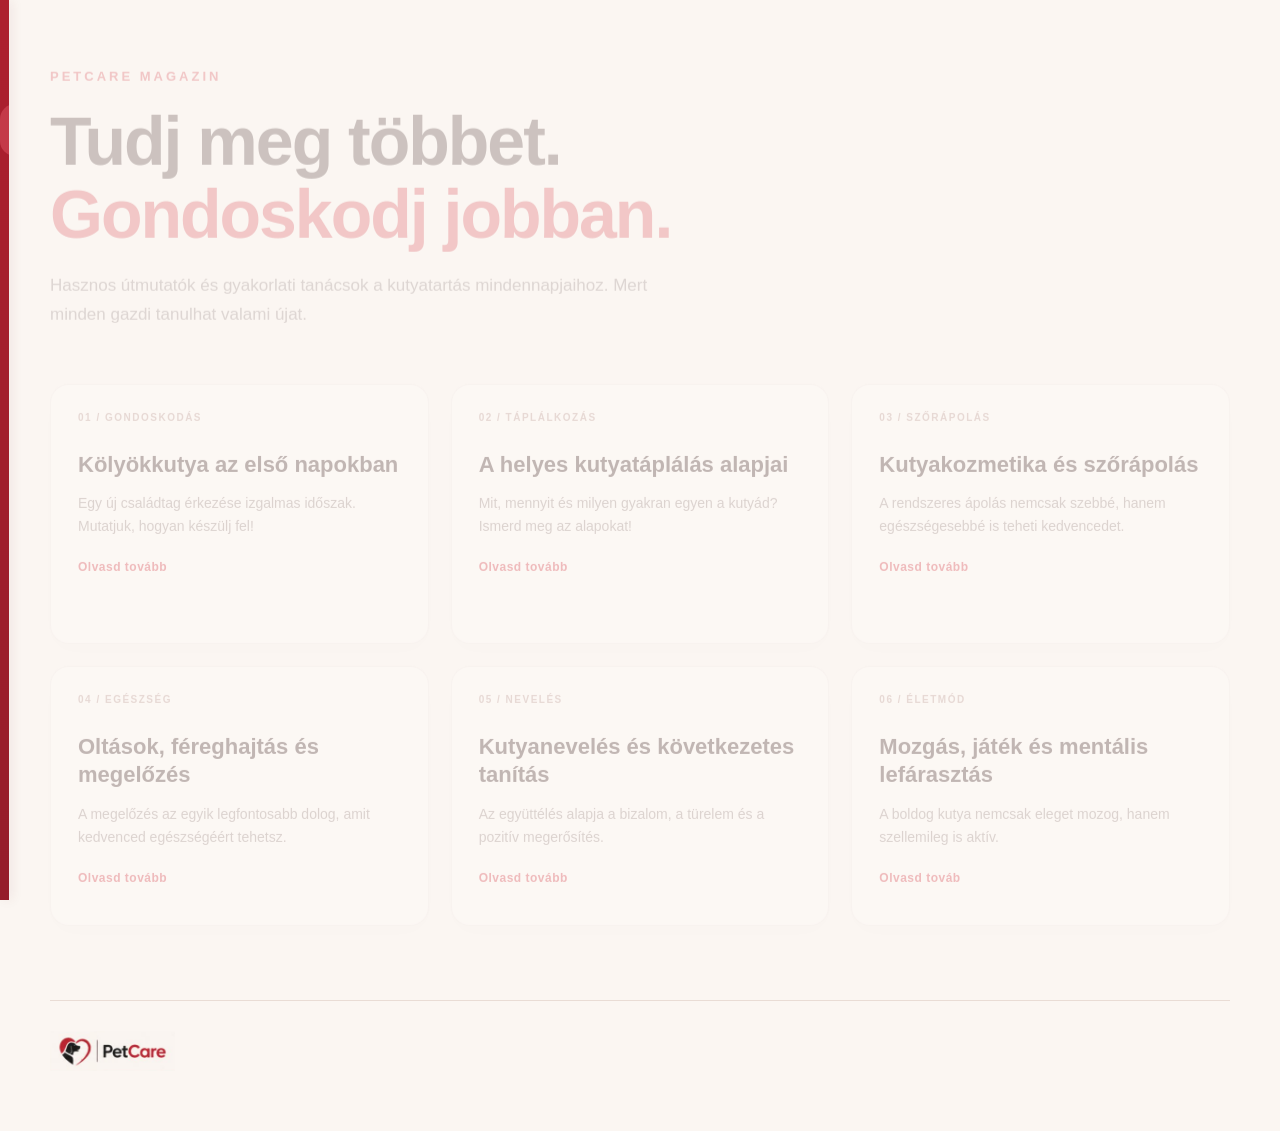
<file: index.html>
<!DOCTYPE html>
<html lang="hu">
<head>
    <meta charset="UTF-8">
    <meta http-equiv="refresh" content="0; url=tudastar/tudastar.html">
    <title>PetCare</title>
</head>
<body>
    Betöltés...
</body>
</html>
</file>
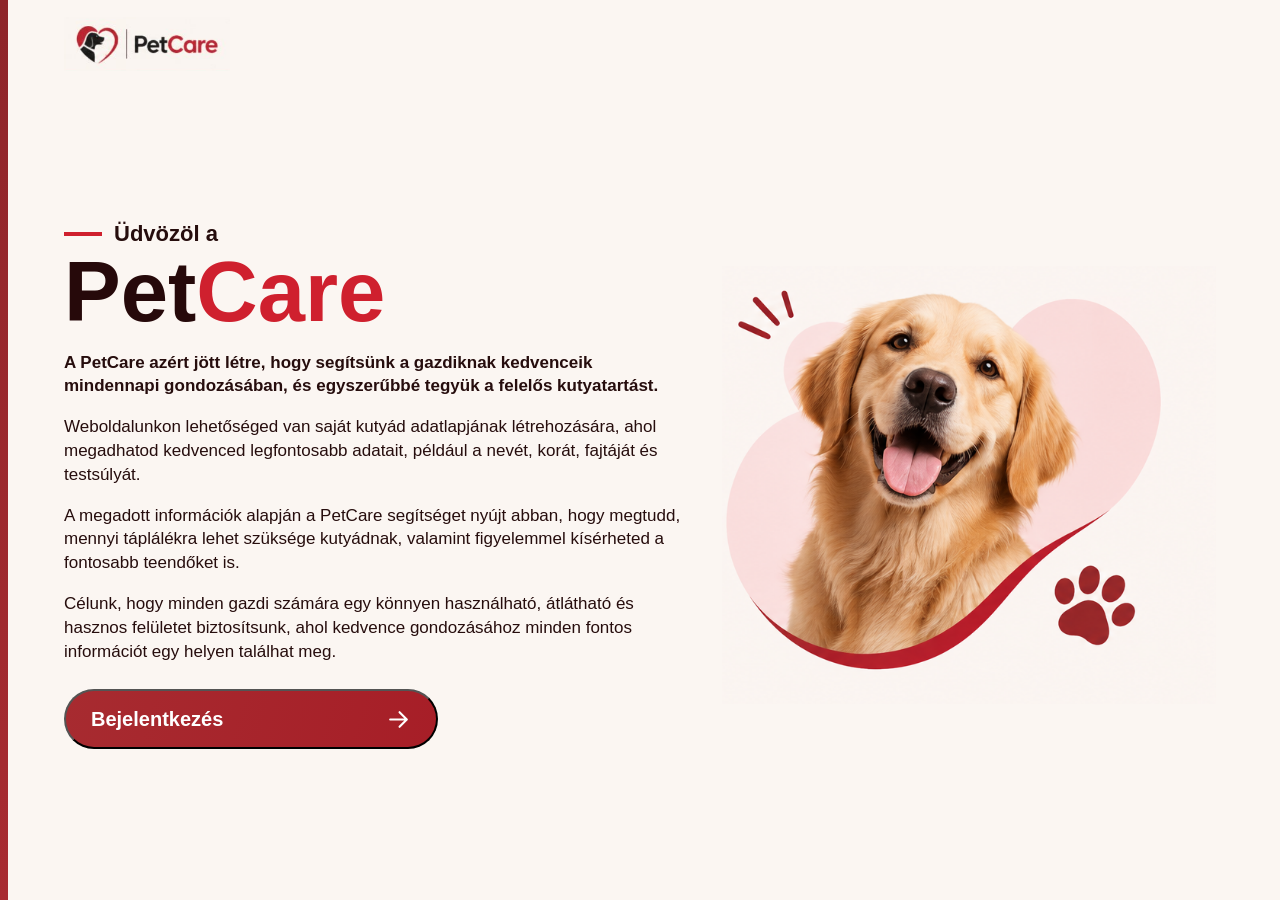
<file: fooldal/index.html>
<!DOCTYPE html>
<html lang="hu">
<head>
    <meta charset="UTF-8">
    <meta name="viewport" content="width=device-width, initial-scale=1.0">
    <meta name="theme-color" content="#fbf6f2">
    <meta name="description" content="PetCare - Gondoskodás egyszerűen">

    <title>PetCare – Gondoskodás egyszerűen</title>

    <link rel="stylesheet" href="/fooldal/fooldal.css">
    <script src="fooldal.js" defer></script>
</head>

<body>

    <div id="csik"></div>

    <header>
        <a href="#home">
            <img src="/fooldal/kepek_fooldal/Logo.png" alt="PetCare logó">
        </a>
    </header>

    <main id="home">

        <section id="szoveg">

            <div id="udvozles">
                <span></span>
                Üdvözöl a
            </div>

            <h1>
                Pet<span>Care</span>
            </h1>

            <div id="bevezeto">

                <p id="kiemelt">
                    A PetCare azért jött létre, hogy segítsünk a gazdiknak
                    kedvenceik mindennapi gondozásában, és egyszerűbbé
                    tegyük a felelős kutyatartást.
                </p>

                <p>
                    Weboldalunkon lehetőséged van saját kutyád adatlapjának
                    létrehozására, ahol megadhatod kedvenced legfontosabb
                    adatait, például a nevét, korát, fajtáját és testsúlyát.
                </p>

                <p>
                    A megadott információk alapján a PetCare segítséget
                    nyújt abban, hogy megtudd, mennyi táplálékra lehet
                    szüksége kutyádnak, valamint figyelemmel kísérheted
                    a fontosabb teendőket is.
                </p>

                <p>
                    Célunk, hogy minden gazdi számára egy könnyen
                    használható, átlátható és hasznos felületet biztosítsunk,
                    ahol kedvence gondozásához minden fontos információt
                    egy helyen találhat meg.
                </p>

            </div>

            <button id="gomb" onclick="modalNyitas('login')">
                Bejelentkezés

                <svg id="nyil" viewBox="0 0 24 24">
                    <path d="M4 12h15M13 5l7 7-7 7"/>
                </svg>
            </button>

        </section>

        <section id="kutya">
            <img src="/fooldal/kepek_fooldal/hero-dog.png" alt="Golden retriever kutya">
        </section>








        
       

    </main>


    <!-- BEJELENTKEZÉS ÉS REGISZTRÁCIÓ MODAL -->

    <div class="modal-hatter" id="modalHatter"
         onclick="hatterZaras(event)">

        <div class="modal-doboz">

            <button class="bezaras"
                    type="button"
                    onclick="modalZaras()"
                    aria-label="Bezárás">×</button>


            <!-- BEJELENTKEZÉS -->

            <div id="login">

                <img src="/fooldal/kepek_fooldal/Logo.png" alt="PetCare logó">

                <h2>ÜDV <span>ÚJRA!</span></h2>

                <p>Örülünk, hogy újra itt vagy!</p>

                <form id="loginForm">

                    <input
                        type="email"
                        placeholder="E-mail cím"
                        autocomplete="email"
                        required>

                    <input
                        type="password"
                        placeholder="Jelszó"
                        autocomplete="current-password"
                        required>

                    <button type="submit">
                        Bejelentkezés
                    </button>

                </form>

                <p class="valtogatas">
                    Nincs még fiókod?

                    <a href="#" onclick="modalValtas('register'); return false;">
                        Regisztrálj most!
                    </a>
                </p>

            </div>


            <!-- REGISZTRÁCIÓ -->

            <div id="register" class="rejtett">

                <img src="/fooldal/kepek_fooldal/Logo.png" alt="PetCare logó">

                <h2>REGISZTRÁCIÓ</h2>

                <p>Hozd létre saját PetCare-fiókodat!</p>

                <form id="registerForm">

                    <input
                        type="text"
                        placeholder="Teljes név"
                        autocomplete="name"
                        required>

                    <input
                        type="email"
                        placeholder="E-mail cím"
                        autocomplete="email"
                        required>

                    <input
                        type="password"
                        placeholder="Jelszó"
                        minlength="8"
                        autocomplete="new-password"
                        required>

                    <input
                        type="password"
                        placeholder="Jelszó megerősítése"
                        minlength="8"
                        autocomplete="new-password"
                        required>

                    <button type="submit">
                        Regisztráció
                    </button>

                </form>

                <p class="valtogatas">
                    Már van fiókod?

                    <a href="#" onclick="modalValtas('login'); return false;">
                        Jelentkezz be!
                    </a>
                </p>

            </div>

        </div>

    </div>

</body>
</html>
</file>
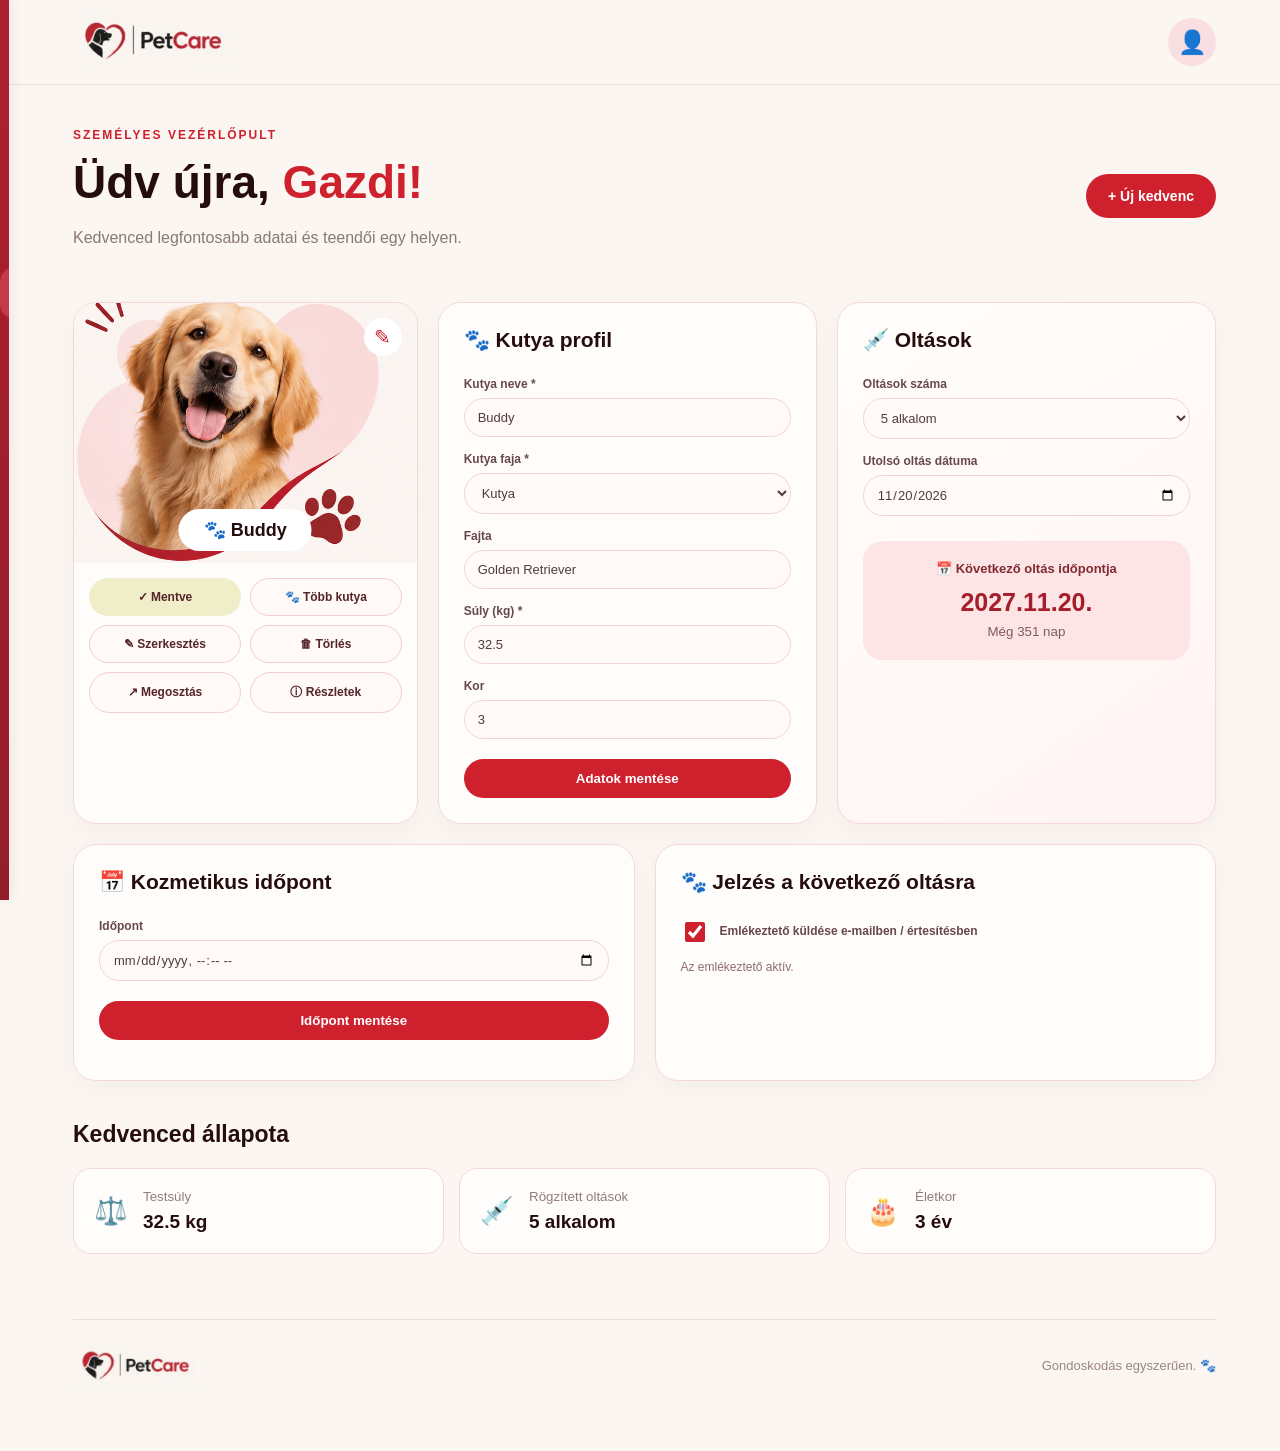
<file: dashboard/dashboard.html>
<!DOCTYPE html>
<html lang="hu">

<head>

    <meta charset="UTF-8">
    <meta name="viewport" content="width=device-width, initial-scale=1.0">
    <meta name="theme-color" content="#fbf6f2">

    <title>PetCare – Dashboard</title>

    <link rel="stylesheet" href="dashboard.css">
    <script src="dashboard.js" defer></script>

</head>

<body>

    <!-- PETCARE OLDALSÓ NAVBAR -->

    <aside class="sidebar" aria-label="Navigáció">

        <a class="nav-item" href="/fooldal/fooldal.html">
            <span class="nav-icon">
                <img src="/ikonok/white_home.png" alt="">
            </span>
            <span class="nav-label">Kezdőlap</span>
        </a>

        <a class="nav-item" href="/terkep/terkep.html">
            <span class="nav-icon">
                <img src="/ikonok/white_map.png" alt="">
            </span>
            <span class="nav-label">Térkép</span>
        </a>

        <a class="nav-item" href="/tudastar/tudastar.html">
            <span class="nav-icon">
                <img src="/ikonok/white_book-bookmark.png" alt="">
            </span>
            <span class="nav-label">Tudástár</span>
        </a>

        <a class="nav-item active" href="/dashboard/dashboard.html">
            <span class="nav-icon">🐾</span>
            <span class="nav-label">Kutyáim</span>
        </a>

    </aside>


    <!-- FEJLÉC -->

    <header class="fejlec">

        <a href="/fooldal/fooldal.html">
            <img src="/fooldal/kepek_fooldal/Logo.png" alt="PetCare logó">
        </a>

        <div class="profil-ikon">
            👤
        </div>

    </header>


    <!-- DASHBOARD -->

    <main class="dashboard">

        <section class="bevezeto">

            <div>
                <span class="felirat">SZEMÉLYES VEZÉRLŐPULT</span>

                <h1>Üdv újra, <span>Gazdi!</span></h1>

                <p>
                    Kedvenced legfontosabb adatai és teendői egy helyen.
                </p>
            </div>

            <button class="hozzaad-gomb" id="ujKutyaGomb">
                + Új kedvenc
            </button>

        </section>


        <!-- FELSŐ KÁRTYÁK -->

        <section class="felso-racs">


            <!-- KUTYA PROFIL -->

            <article class="profil-kartya">

                <div class="kutya-kep">

                    <img src="../fooldal/kepek_fooldal/hero-dog.png"
                         alt="Buddy kutya">

                    <button class="szerkesztes-ikon" id="szerkesztesGomb">
                        ✎
                    </button>

                    <div class="kutya-nev">
                        🐾 <span id="kutyaNev">Buddy</span>
                    </div>

                </div>


                <div class="profil-gombok">

                    <button id="mentesGomb" class="mentes-gomb">
                        ✓ Mentve
                    </button>

                    <button id="ujKutyaGomb2" class="kutya-gomb">
                        🐾 Több kutya
                    </button>

                    <button id="szerkesztesGomb2">
                        ✎ Szerkesztés
                    </button>

                    <button id="torlesGomb">
                        🗑 Törlés
                    </button>

                    <button id="megosztasGomb">
                        ↗ Megosztás
                    </button>

                    <button id="reszletekGomb">
                        ⓘ Részletek
                    </button>

                </div>

            </article>


            <!-- KUTYA ADATAI -->

            <article class="kartya kutya-adatok">

                <h2>🐾 Kutya profil</h2>

                <form id="kutyaForm">

                    <label for="nev">Kutya neve *</label>
                    <input type="text" id="nev" value="Buddy" required>

                    <label for="fajta">Kutya faja *</label>
                    <select id="fajta">
                        <option value="Kutya">Kutya</option>
                        <option value="Macska">Macska</option>
                    </select>

                    <label for="fajtaNev">Fajta</label>
                    <input type="text" id="fajtaNev" value="Golden Retriever">

                    <label for="suly">Súly (kg) *</label>
                    <input type="number" id="suly" value="32.5" min="0.1" step="0.1" required>

                    <label for="kor">Kor</label>
                    <input type="number" id="kor" value="3" min="0">

                    <button type="submit" class="mentes">
                        Adatok mentése
                    </button>

                </form>

            </article>


            <!-- OLTÁSOK -->

            <article class="kartya oltas-kartya">

                <h2>💉 Oltások</h2>

                <label for="oltasokSzama">Oltások száma</label>

                <select id="oltasokSzama">
                    <option>1 alkalom</option>
                    <option>2 alkalom</option>
                    <option>3 alkalom</option>
                    <option>4 alkalom</option>
                    <option selected>5 alkalom</option>
                    <option>6 alkalom</option>
                    <option>7 alkalom</option>
                    <option>8 alkalom</option>
                </select>

                <label for="utolsoOltas">Utolsó oltás dátuma</label>

                <input type="date" id="utolsoOltas" value="2026-11-20">

                <div class="kovetkezo-oltas">

                    <span>📅 Következő oltás időpontja</span>

                    <strong id="kovetkezoDatum">2027.11.20.</strong>

                    <small id="hatraLevo">Még 359 nap</small>

                </div>

            </article>


        </section>


        <!-- ALSÓ KÁRTYÁK -->

        <section class="also-racs">


            <!-- KOZMETIKUS -->

            <article class="kartya idopont-kartya">

                <h2>📅 Kozmetikus időpont</h2>

                <label for="kozmetikusDatum">Időpont</label>

                <input type="datetime-local" id="kozmetikusDatum">

                <button id="idopontMentes" class="mentes">
                    Időpont mentése
                </button>

                <p id="idopontUzenet"></p>

            </article>


            <!-- EMLÉKEZTETŐ -->

            <article class="kartya emlekezteto-kartya">

                <h2>🐾 Jelzés a következő oltásra</h2>

                <label class="kapcsolo">

                    <input type="checkbox" id="emlekezteto" checked>

                    <span>
                        Emlékeztető küldése e-mailben / értesítésben
                    </span>

                </label>

                <p id="emlekeztetoUzenet">
                    Az emlékeztető aktív.
                </p>

            </article>


        </section>


        <!-- TOVÁBBI INFORMÁCIÓK -->

        <section class="statisztika">

            <h2>Kedvenced állapota</h2>

            <div class="statisztika-racs">

                <div class="statisztika-kartya">
                    <span>⚖️</span>
                    <div>
                        <small>Testsúly</small>
                        <strong id="sulyAdat">32.5 kg</strong>
                    </div>
                </div>

                <div class="statisztika-kartya">
                    <span>💉</span>
                    <div>
                        <small>Rögzített oltások</small>
                        <strong id="oltasAdat">5 alkalom</strong>
                    </div>
                </div>

                <div class="statisztika-kartya">
                    <span>🎂</span>
                    <div>
                        <small>Életkor</small>
                        <strong id="korAdat">3 év</strong>
                    </div>
                </div>

            </div>

        </section>


        <footer>

            <img src="/fooldal/kepek_fooldal/Logo.png" alt="PetCare">

            <p>Gondoskodás egyszerűen. 🐾</p>

        </footer>

    </main>


    <!-- ÚJ KEDVENC MODAL -->

    <div class="modal-hatter" id="kutyaModal">

        <div class="modal-doboz">

            <button class="bezaras" id="modalBezaras">×</button>

            <h2>Új kedvenc hozzáadása</h2>

            <p>Add meg az új családtagod adatait!</p>

            <form id="ujKutyaForm">

                <input type="text" id="ujNev"
                       placeholder="Kedvenc neve" required>

                <select id="ujFaj">
                    <option value="Kutya">Kutya</option>
                    <option value="Macska">Macska</option>
                </select>

                <input type="text" id="ujFajta"
                       placeholder="Fajta">

                <input type="number" id="ujSuly"
                       placeholder="Testsúly (kg)" min="0.1" step="0.1">

                <button type="submit" class="mentes">
                    Kedvenc hozzáadása
                </button>

            </form>

        </div>

    </div>


</body>
</html>
</file>
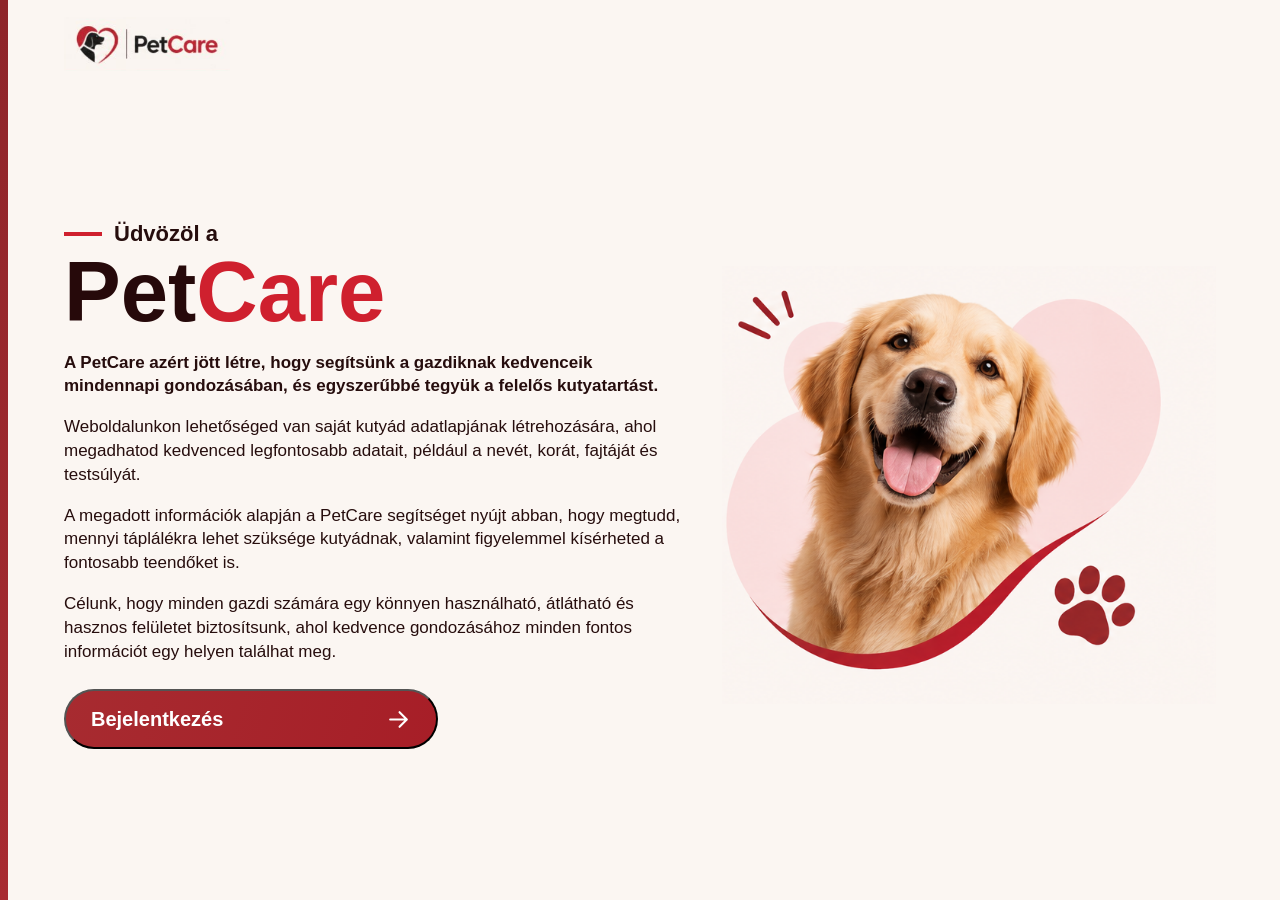
<file: fooldal/fooldal.html>
<!DOCTYPE html>
<html lang="hu">
<head>
    <meta charset="UTF-8">
    <meta name="viewport" content="width=device-width, initial-scale=1.0">
    <meta name="theme-color" content="#fbf6f2">
    <meta name="description" content="PetCare - Gondoskodás egyszerűen">

    <title>PetCare – Gondoskodás egyszerűen</title>

    <link rel="stylesheet" href="fooldal.css">
    <script src="fooldal.js" defer></script>
</head>

<body>

    <div id="csik"></div>

    <header>
        <a href="#home">
            <img src="/fooldal/kepek_fooldal/Logo.png" alt="PetCare logó">
        </a>
    </header>

    <main id="home">

        <section id="szoveg">

            <div id="udvozles">
                <span></span>
                Üdvözöl a
            </div>

            <h1>
                Pet<span>Care</span>
            </h1>

            <div id="bevezeto">

                <p id="kiemelt">
                    A PetCare azért jött létre, hogy segítsünk a gazdiknak
                    kedvenceik mindennapi gondozásában, és egyszerűbbé
                    tegyük a felelős kutyatartást.
                </p>

                <p>
                    Weboldalunkon lehetőséged van saját kutyád adatlapjának
                    létrehozására, ahol megadhatod kedvenced legfontosabb
                    adatait, például a nevét, korát, fajtáját és testsúlyát.
                </p>

                <p>
                    A megadott információk alapján a PetCare segítséget
                    nyújt abban, hogy megtudd, mennyi táplálékra lehet
                    szüksége kutyádnak, valamint figyelemmel kísérheted
                    a fontosabb teendőket is.
                </p>

                <p>
                    Célunk, hogy minden gazdi számára egy könnyen
                    használható, átlátható és hasznos felületet biztosítsunk,
                    ahol kedvence gondozásához minden fontos információt
                    egy helyen találhat meg.
                </p>

            </div>

            <button id="gomb" onclick="modalNyitas('login')">
                Bejelentkezés

                <svg id="nyil" viewBox="0 0 24 24">
                    <path d="M4 12h15M13 5l7 7-7 7"/>
                </svg>
            </button>

        </section>

        <section id="kutya">
            <img src="/fooldal/kepek_fooldal/hero-dog.png" alt="Golden retriever kutya">
        </section>








        
       

    </main>


    <!-- BEJELENTKEZÉS ÉS REGISZTRÁCIÓ MODAL -->

    <div class="modal-hatter" id="modalHatter"
         onclick="hatterZaras(event)">

        <div class="modal-doboz">

            <button class="bezaras"
                    type="button"
                    onclick="modalZaras()"
                    aria-label="Bezárás">×</button>


            <!-- BEJELENTKEZÉS -->

            <div id="login">

                <img src="/fooldal/kepek_fooldal/Logo.png" alt="PetCare logó">

                <h2>ÜDV <span>ÚJRA!</span></h2>

                <p>Örülünk, hogy újra itt vagy!</p>

                <form id="loginForm">

                    <input
                        type="email"
                        placeholder="E-mail cím"
                        autocomplete="email"
                        required>

                    <input
                        type="password"
                        placeholder="Jelszó"
                        autocomplete="current-password"
                        required>

                    <button type="submit">
                        Bejelentkezés
                    </button>

                </form>

                <p class="valtogatas">
                    Nincs még fiókod?

                    <a href="#" onclick="modalValtas('register'); return false;">
                        Regisztrálj most!
                    </a>
                </p>

            </div>


            <!-- REGISZTRÁCIÓ -->

            <div id="register" class="rejtett">

                <img src="/fooldal/kepek_fooldal/Logo.png" alt="PetCare logó">

                <h2>REGISZTRÁCIÓ</h2>

                <p>Hozd létre saját PetCare-fiókodat!</p>

                <form id="registerForm">

                    <input
                        type="text"
                        placeholder="Teljes név"
                        autocomplete="name"
                        required>

                    <input
                        type="email"
                        placeholder="E-mail cím"
                        autocomplete="email"
                        required>

                    <input
                        type="password"
                        placeholder="Jelszó"
                        minlength="8"
                        autocomplete="new-password"
                        required>

                    <input
                        type="password"
                        placeholder="Jelszó megerősítése"
                        minlength="8"
                        autocomplete="new-password"
                        required>

                    <button type="submit">
                        Regisztráció
                    </button>

                </form>

                <p class="valtogatas">
                    Már van fiókod?

                    <a href="#" onclick="modalValtas('login'); return false;">
                        Jelentkezz be!
                    </a>
                </p>

            </div>

        </div>

    </div>

</body>
</html>
</file>
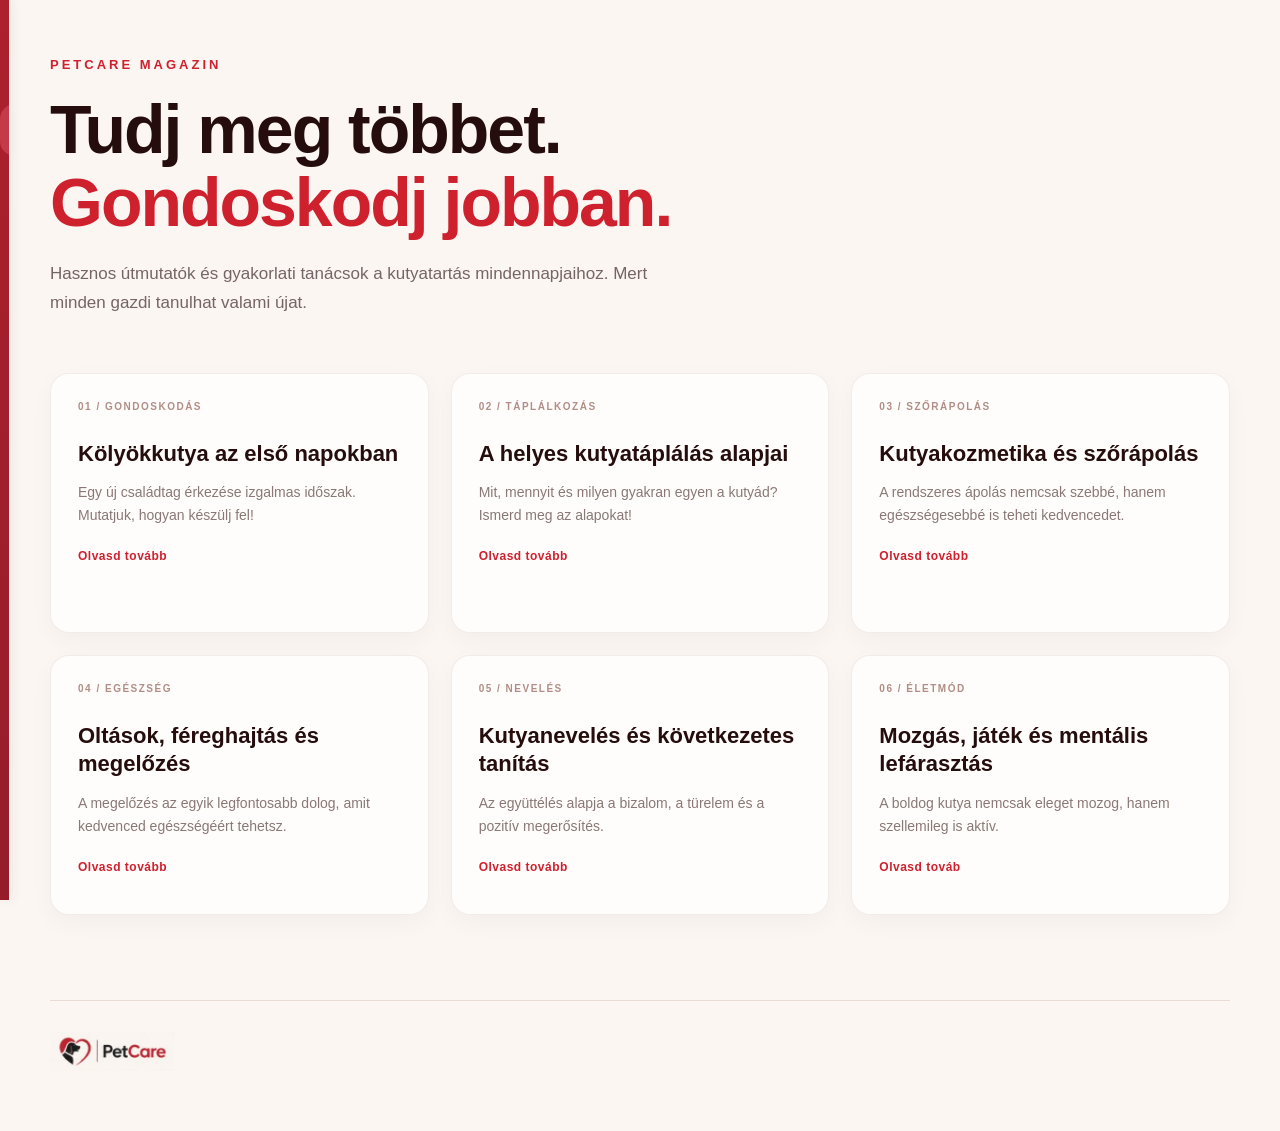
<file: tudastar/tudastar.html>
<!DOCTYPE html>
<html lang="hu">
<head>
    <meta charset="UTF-8">
    <meta name="viewport" content="width=device-width, initial-scale=1.0">
    <meta name="theme-color" content="#fbf6f2">
   
    <title>PetCare – Tudástár</title>
    <link rel="stylesheet" href="tudastar.css">
    <script src="tudastar.js" defer></script>
</head>
<body>
   
<!-- PETCARE OLDALSÓ NAVBAR -->

<aside class="sidebar" aria-label="Navigáció">


    <a class="nav-item" href="/fooldal/fooldal.html">
        <span class="nav-icon">
            <img src="/ikonok/white_home.png" alt="">
        </span>
        <span class="nav-label">Kezdőlap</span>
    </a>
    
    <a class="nav-item" href="/terkep/terkep.html">
        <span class="nav-icon">
            <img src="/ikonok/white_map.png" alt="">
        </span>
        <span class="nav-label">Térkép</span>
    </a>
    
    <a class="nav-item active" href="/tudastar/tudastar.html">
        <span class="nav-icon">
            <img src="/ikonok/white_book-bookmark.png" alt="">
        </span>
        <span class="nav-label">Tudástár</span>
    </a>

    <a class="nav-item" href="/fooldal/fooldal.html">
        <span class="nav-icon">
            <img src="/ikonok/white_home.png" alt="">
        </span>
        <span class="nav-label">Kutyáim</span>
    </a>
    
</aside>



    <main class="tudastar">
        <section class="bevezeto">
            <span class="felirat">PETCARE MAGAZIN</span>
            <h1>Tudj meg többet.<br><span>Gondoskodj jobban.</span></h1>
            <p>Hasznos útmutatók és gyakorlati tanácsok a kutyatartás mindennapjaihoz. Mert minden gazdi tanulhat valami újat.</p>
     
        </section>

        <section class="cikkek-racs" aria-label="Kutyagazdiknak szóló cikkek">
            <article class="cikk-kartya" tabindex="0">
                <div class="kartya-top"><span>01 / GONDOSKODÁS</span></div>
                <h2>Kölyökkutya az első napokban</h2>
                <p class="rovid">Egy új családtag érkezése izgalmas időszak. Mutatjuk, hogyan készülj fel!</p>
                <div class="teljes-cikk">
                    <h3>Hogyan fogadd az új családtagot?</h3>
                    <p>Egy kölyökkutya érkezése rengeteg örömet, de egyben felelősséget is jelent. Az első napokban különösen fontos, hogy biztonságos, nyugodt környezet várja.</p>
                    <p>Készíts elő egy kényelmes fekhelyet, etető- és itatótálat, néhány biztonságos játékot, valamint egy olyan helyet, ahová visszavonulhat pihenni.</p>
                    <h3>Amire érdemes figyelned</h3>
                    <ul>
                        <li>Hagyd, hogy a saját tempójában fedezze fel az otthonát.</li>
                        <li>Alakíts ki rendszeres etetési, pihenési és sétáltatási rutint.</li>
                        <li>Legyél türelmes a szobatisztaság tanításakor.</li>
                        <li>Biztosíts elegendő alvást és nyugodt pihenőidőt.</li>
                        <li>Egyeztess állatorvossal az oltásokról, féreghajtásról és az első vizsgálatról.</li>
                    </ul>
                    <p>Ne zúdíts rá egyszerre túl sok új élményt. A türelem, a kiszámíthatóság és a pozitív megerősítés segít abban, hogy biztonságban érezze magát.</p>
                </div>
                <span class="olvasd">Olvasd tovább </span>
            </article>

            <article class="cikk-kartya" tabindex="0">
                <div class="kartya-top"><span>02 / TÁPLÁLKOZÁS</span></div>
                <h2>A helyes kutyatáplálás alapjai</h2>
                <p class="rovid">Mit, mennyit és milyen gyakran egyen a kutyád? Ismerd meg az alapokat!</p>
                <div class="teljes-cikk">
                    <h3>Az egészség a megfelelő táplálással kezdődik</h3>
                    <p>A kiegyensúlyozott táplálkozás fontos szerepet játszik kutyád egészségében, energiaszintjében és általános közérzetében. Az ideális étrend függ az életkortól, a mérettől, az aktivitástól és az egyéni szükségletektől.</p>
                    <h3>Az etetés legfontosabb szabályai</h3>
                    <ul>
                        <li>Válassz az életkorának és méretének megfelelő, teljes értékű eledelt.</li>
                        <li>Mindig legyen előtte friss, tiszta ivóvíz.</li>
                        <li>Tartsd be az eledel ajánlott adagolását, és figyeld a kutya testalkatát.</li>
                        <li>Az új eledelre fokozatosan, több nap alatt állj át.</li>
                        <li>A jutalomfalatok mennyiségét is számítsd bele a napi étrendbe.</li>
                    </ul>
                    <h3>Mit ne adj neki?</h3>
                    <p>A csokoládé, a szőlő, a mazsola, a hagymafélék, a xilit és az alkohol veszélyes lehet a kutyák számára. Főtt csontot se adj neki, mert szilánkosra törhet. Ha mérgező ételt evett, azonnal kérj állatorvosi segítséget.</p>
                    <p>Speciális étrend, allergia vagy testsúlyprobléma esetén kérd állatorvos tanácsát.</p>
                </div>
                <span class="olvasd">Olvasd tovább</span>
            </article>

            <article class="cikk-kartya" tabindex="0">
                <div class="kartya-top"><span>03 / SZŐRÁPOLÁS</span></div>
                <h2>Kutyakozmetika és szőrápolás</h2>
                <p class="rovid">A rendszeres ápolás nemcsak szebbé, hanem egészségesebbé is teheti kedvencedet.</p>
                <div class="teljes-cikk">
                    <h3>Miért fontos a rendszeres szőrápolás?</h3>
                    <p>A kutyák szőrzete fajtánként és egyedenként eltérő gondozást igényel. A rövid szőrű kutyáknál általában kevesebb fésülés is elegendő, míg a hosszú vagy göndör szőrűeknél gyakoribb ápolásra lehet szükség.</p>
                    <h3>Az otthoni ápolás lépései</h3>
                    <ul>
                        <li>Használj a szőrtípusának megfelelő kefét vagy fésűt.</li>
                        <li>Rendszeresen ellenőrizd, nem alakultak-e ki csomók vagy filcesedések.</li>
                        <li>Fürdetéshez kizárólag kutyáknak készült sampont használj.</li>
                        <li>Figyelj a fülek, a szemek és a mancsok tisztaságára.</li>
                        <li>Ellenőrizd a karmokat, és szükség esetén kérj segítséget a vágásukhoz.</li>
                    </ul>
                    <h3>A fürdetésről röviden</h3>
                    <p>Nem szükséges minden kutyát azonos gyakorisággal fürdetni. Ez függ a szőrzetétől, életmódjától és bőrének állapotától. A túl gyakori vagy nem megfelelő termékkel végzett fürdetés irritációt okozhat.</p>
                    <p>Ha erős vakarózást, bőrpírt, sebeket vagy szokatlan szőrhullást tapasztalsz, fordulj állatorvoshoz.</p>
                </div>
                <span class="olvasd">Olvasd tovább</span>
            </article>

            <article class="cikk-kartya" tabindex="0">
                <div class="kartya-top"><span>04 / EGÉSZSÉG</span></div>
                <h2>Oltások, féreghajtás és megelőzés</h2>
                <p class="rovid">A megelőzés az egyik legfontosabb dolog, amit kedvenced egészségéért tehetsz.</p>
                <div class="teljes-cikk">
                    <h3>Az egészségmegőrzés alapjai</h3>
                    <p>A rendszeres állatorvosi ellenőrzés és a megelőző kezelések segítenek időben felismerni a problémákat, és csökkenthetik bizonyos betegségek kockázatát.</p>
                    <h3>Mire figyelj?</h3>
                    <ul>
                        <li>Az életkorának és életmódjának megfelelő oltásokra.</li>
                        <li>A veszettség elleni kötelező oltásra és annak érvényességére.</li>
                        <li>Az állatorvos által javasolt féreghajtásra.</li>
                        <li>A bolhák és kullancsok elleni védekezésre.</li>
                        <li>Az időszakos általános állatorvosi vizsgálatokra.</li>
                    </ul>
                    <h3>Vezess egészségügyi nyilvántartást!</h3>
                    <p>Őrizd meg az oltási könyvet, és jegyezd fel a kezelések, kontrollvizsgálatok időpontját. Így könnyebben követheted, mikor esedékes a következő teendő.</p>
                    <p>A megfelelő készítményt és a védekezés gyakoriságát mindig egyeztesd állatorvossal, mert ezek a kutya életkorától, egészségi állapotától és környezetétől is függnek.</p>
                </div>
                <span class="olvasd">Olvasd tovább </span>
            </article>

            <article class="cikk-kartya" tabindex="0">
                <div class="kartya-top"><span>05 / NEVELÉS</span></div>
                <h2>Kutyanevelés és következetes tanítás</h2>
                <p class="rovid">Az együttélés alapja a bizalom, a türelem és a pozitív megerősítés.</p>
                <div class="teljes-cikk">
                    <h3>A tanulás minden kutya számára fontos</h3>
                    <p>A kutyanevelés nem kizárólag a vezényszavak megtanításáról szól. Segít abban, hogy kedvenced biztonságosan és magabiztosan eligazodjon a mindennapi helyzetekben.</p>
                    <h3>Hogyan taníts hatékonyan?</h3>
                    <ul>
                        <li>Jutalmazd a kívánt viselkedést dicsérettel vagy apró jutalomfalattal.</li>
                        <li>Tarts rövid, rendszeres gyakorlásokat.</li>
                        <li>Legyél következetes a családi szabályokban.</li>
                        <li>Igazítsd a feladatokat a kutyád életkorához és tempójához.</li>
                        <li>Kerüld a kiabálást és a félelemkeltő büntetést.</li>
                    </ul>
                    <h3>Mivel érdemes kezdeni?</h3>
                    <p>Hasznos alapok a névre való figyelés, a behívás, az ültetés, a várakozás és a nyugodt pórázhasználat. Ezeket fokozatosan, először kevés zavaró inger mellett gyakoroljátok.</p>
                    <p>Ha tartós viselkedési nehézséget tapasztalsz, kérj segítséget képzett, jutalmazásalapú módszerekkel dolgozó szakembertől.</p>
                </div>
                <span class="olvasd">Olvasd tovább</span>
            </article>

            <article class="cikk-kartya" tabindex="0">
                <div class="kartya-top"><span>06 / ÉLETMÓD</span></div>
                <h2>Mozgás, játék és mentális lefárasztás</h2>
                <p class="rovid">A boldog kutya nemcsak eleget mozog, hanem szellemileg is aktív.</p>
                <div class="teljes-cikk">
                    <h3>Miért fontos a mindennapi aktivitás?</h3>
                    <p>A rendszeres, megfelelő intenzitású mozgás hozzájárul az egészséges testsúly és izomzat megőrzéséhez. A közös programok a gazdi és a kutya kapcsolatát is erősítik.</p>
                    <h3>Ötlet a közös időtöltéshez</h3>
                    <ul>
                        <li>Menjetek sétálni változatos, biztonságos útvonalakon.</li>
                        <li>Próbáljatok ki apportírozást vagy keresős játékokat.</li>
                        <li>Rejts el jutalomfalatot, és hagyd, hogy az orrával keresse meg.</li>
                        <li>Taníts neki új, egyszerű trükköket.</li>
                        <li>Biztosíts elegendő pihenőidőt is.</li>
                    </ul>
                    <h3>Nem minden a kilométerekről szól</h3>
                    <p>A mentális lefárasztás ugyanolyan fontos lehet, mint a fizikai mozgás. Egy rövid szimatolós feladat vagy néhány perc tanulás is értékes elfoglaltságot jelenthet.</p>
                    <p>Mindig vedd figyelembe kutyád korát, fajtáját, egészségi állapotát és terhelhetőségét. Kölyök, idős vagy beteg kutyánál különösen fontos az egyéni igényekhez igazított aktivitás.</p>
                </div>
                <span class="olvasd">Olvasd továb</span>
            </article>
        </section>

        <footer>
            <img src="/fooldal/kepek_fooldal/Logo.png" alt="PetCare">
           
        </footer>
    </main>
</body>
</html>
</file>
<file: fooldal/fooldal.css>
:root {
    --cream: #fbf6f2;
    --ink: #260d0d;
    --red: #cf202e;
  }
  
  * {
    box-sizing: border-box;
  }
  
  html {
    scroll-behavior: smooth;
  }
  
  body {
    margin: 0;
    min-height: 100vh;
    background: var(--cream);
    color: var(--ink);
    font-family: Arial, sans-serif;
    overflow-x: hidden;
  }
  
  #csik {
    position: fixed;
    top: 0;
    left: 0;
    width: 8px;
    height: 100%;
    background: linear-gradient(180deg, #8e252a, #a82b31);
  }
  
  header {
    position: absolute;
    top: 17px;
    left: 5%;
    height: 52px;
  }
  
  header img {
    width: 166px;
    height: auto;
  }
  
  main {
    width: 100%;
    min-height: 100vh;
    padding: 112px 5% 42px;
    display: grid;
    grid-template-columns: 1.12fr 0.88fr;
    align-items: center;
    gap: 30px;
  }
  
  #szoveg {
    max-width: 790px;
  }
  
  #udvozles {
    display: flex;
    align-items: center;
    gap: 12px;
    margin-bottom: 2px;
    font-size: 22px;
    font-weight: bold;
  }
  
  #udvozles span {
    width: 38px;
    height: 4px;
    background: var(--red);
  }
  
  h1 {
    margin: 0 0 13px;
    color: #26090a;
    font-size: 85px;
    line-height: 1;
  }
  
  h1 span {
    color: var(--red);
  }
  
  #bevezeto {
    font-size: 17px;
    line-height: 1.4;
  }
  
  #bevezeto p {
    margin-bottom: 15px;
  }
  
  #kiemelt {
    font-weight: bold;
  }
  
  #gomb {
    margin-top: 11px;
    min-height: 60px;
    width: 374px;
    padding: 13px 25px;
    display: inline-flex;
    align-items: center;
    justify-content: space-between;
    gap: 15px;
    border-radius: 30px;
    color: white;
    background: linear-gradient(105deg, #a72b30, #a71e27);
    text-decoration: none;
    font-size: 20px;
    font-weight: bold;
    transition: 0.2s;
  }
  
  #gomb:hover {
    transform: translateY(-3px);
    background: #8d2027;
  }
  
  #mancs {
    width: 31px;
    height: 31px;
    fill: white;
  }
  
  #nyil {
    width: 25px;
    height: 25px;
    fill: none;
    stroke: white;
    stroke-width: 2;
    stroke-linecap: round;
    stroke-linejoin: round;
  }
  
  #kutya {
    display: flex;
    align-items: center;
    justify-content: center;
  }
  
  #kutya img {
    width: 100%;
    max-width: 720px;
    height: auto;
  }
  
  /* Mobiltelefonos megjelenés */
  
  @media (max-width: 760px) {
  
    header {
        top: 14px;
        left: 28px;
    }
  
    header img {
        width: 145px;
    }
  
    main {
        padding: 100px 28px 35px 34px;
        display: flex;
        flex-direction: column;
        align-items: stretch;
    }
  
    h1 {
        font-size: 65px;
    }
  
    #bevezeto {
        font-size: 16px;
    }
  
    #gomb {
        width: 100%;
        max-width: 380px;
        font-size: 18px;
    }
  
    #kutya {
        margin-top: 20px;
    }
  
    #kutya img {
        width: 100%;
        max-width: 550px;
    }
  }


/* ===== PETCARE MICRO ANIMATIONS ===== */

/* Betöltési animáció */
@keyframes fadeUp {
    from {
        opacity: 0;
        transform: translateY(22px);
    }
    to {
        opacity: 1;
        transform: translateY(0);
    }
}

@keyframes slideDown {
    from {
        transform: scaleY(0);
        transform-origin: top;
    }
    to {
        transform: scaleY(1);
        transform-origin: top;
    }
}

@keyframes dogFloat {
    0%, 100% {
        transform: translateY(0);
    }
    50% {
        transform: translateY(-12px);
    }
}

/* Oldalsó piros csík */
#csik {
    animation: slideDown 1s ease-out both;
}

/* Logó */
header {
    animation: fadeUp 0.8s ease-out 0.1s both;
}

/* Szöveges tartalom */
#szoveg {
    animation: fadeUp 0.9s ease-out 0.2s both;
}

#udvozles {
    animation: fadeUp 0.7s ease-out 0.3s both;
}

h1 {
    animation: fadeUp 0.8s ease-out 0.4s both;
}

#bevezeto {
    animation: fadeUp 0.9s ease-out 0.55s both;
}

#gomb {
    animation: fadeUp 0.8s ease-out 0.75s both;
}

/* Kutya finom lebegése */
#kutya {
    animation: fadeUp 1s ease-out 0.4s both;
}


/* Gomb interakció */
#gomb {
    transition:
        transform 0.3s ease,
        background 0.3s ease,
        box-shadow 0.3s ease;
}

#gomb:hover {
    transform: translateY(-4px);
    box-shadow: 0 12px 25px rgba(167, 30, 39, 0.18);
}

#gomb:hover #nyil {
    transform: translateX(5px);
}

#nyil {
    transition: transform 0.3s ease;
}

/* Logó interakció */
header img {
    transition: transform 0.3s ease;
}

header a:hover img {
    transform: scale(1.04);
}

/* MODAL HÁTTÉR */

.modal-hatter {
    position: fixed;
    inset: 0;
    background: rgba(0, 0, 0, 0.55);

    display: flex;
    justify-content: center;
    align-items: center;

    opacity: 0;
    visibility: hidden;

    transition: 0.3s ease;
    z-index: 1000;

    padding: 15px;
}

.modal-hatter.aktiv {
    opacity: 1;
    visibility: visible;
}


/* MODAL ABLAK */

.modal-doboz {
    position: relative;
    background: #fbf6f2;

    width: 100%;
    max-width: 420px;

    padding: 35px;
    border-radius: 20px;

    text-align: center;

    transform: translateY(30px) scale(0.95);
    transition: 0.3s ease;

    max-height: 90vh;
    overflow-y: auto;
}

.modal-hatter.aktiv .modal-doboz {
    transform: translateY(0) scale(1);
}


/* LOGÓ */

.modal-doboz img {
    width: 150px;
    max-width: 100%;
    margin-bottom: 15px;
}


/* CÍMEK */

.modal-doboz h2 {
    font-size: 30px;
    color: #260d0d;
    margin-bottom: 10px;
}

.modal-doboz h2 span {
    color: #cf202e;
}

.modal-doboz p {
    color: #555;
}


/* INPUT MEZŐK */

.modal-doboz input {
    width: 100%;
    padding: 14px;
    margin: 9px 0;

    border: 1px solid #ddd;
    border-radius: 10px;

    outline: none;
    font-size: 15px;

    transition: 0.3s;
}

.modal-doboz input:focus {
    border-color: #cf202e;
    box-shadow: 0 0 5px rgba(207, 32, 46, 0.2);
}


/* GOMBOK */

.modal-doboz form button {
    width: 100%;
    padding: 14px;

    margin-top: 15px;

    background: #a72b30;
    color: white;

    border: none;
    border-radius: 25px;

    font-size: 16px;
    font-weight: bold;

    cursor: pointer;
    transition: 0.3s;
}

.modal-doboz form button:hover {
    background: #801c23;
    transform: translateY(-2px);
}


/* REGISZTRÁCIÓ / BEJELENTKEZÉS VÁLTÁS */

.valtogatas {
    margin-top: 20px;
    font-size: 14px;
}

.valtogatas a {
    color: #cf202e;
    font-weight: bold;
    text-decoration: none;
}

.valtogatas a:hover {
    text-decoration: underline;
}


/* BEZÁRÁS */

.bezaras {
    position: absolute;
    top: 12px;
    right: 17px;

    border: none;
    background: none;

    font-size: 30px;
    color: #a72b30;

    cursor: pointer;
}


/* ELREJTÉS */

.rejtett {
    display: none;
}


/* MOBILNÉZET */

@media (max-width: 480px) {

    .modal-doboz {
        padding: 25px 20px;
        max-width: 100%;
    }

    .modal-doboz h2 {
        font-size: 25px;
    }

    .modal-doboz img {
        width: 125px;
    }

}
</file>
<file: dashboard/dashboard.css>
:root {
    --cream: #fbf6f2;
    --ink: #260d0d;
    --red: #cf202e;
}

* {
    box-sizing: border-box;
}

html {
    scroll-behavior: smooth;
}

body {
    margin: 0;
    background: var(--cream);
    color: var(--ink);
    font-family: Arial, sans-serif;
    overflow-x: hidden;
}


/* ===== FEJLÉC ===== */

.fejlec {
    height: 85px;
    padding: 15px 5%;
    margin-left: 9px;
    display: flex;
    align-items: center;
    justify-content: space-between;
    border-bottom: 1px solid #eadbd5;
}

.fejlec img {
    width: 160px;
}

.profil-ikon {
    width: 48px;
    height: 48px;
    border-radius: 50%;
    background: #f9dfe1;
    display: grid;
    place-items: center;
    font-size: 23px;
}


/* ===== PETCARE NAVBAR ===== */

.sidebar {
    position: fixed;
    inset: 0 auto 0 0;
    width: 9px;
    padding: 0;
    display: flex;
    flex-direction: column;
    align-items: stretch;
    overflow: hidden;
    z-index: 1000;
    background: linear-gradient(180deg, #ad202e, #951d2a);
    box-shadow: 3px 0 12px rgba(106, 24, 32, .08);
    transition: width .25s ease, padding .25s ease;
}

.sidebar:hover,
.sidebar:focus-within {
    width: 226px;
    padding: 22px 14px;
}

.nav-item {
    width: 198px;
    height: 52px;
    display: flex;
    align-items: center;
    gap: 15px;
    padding: 0 14px;
    margin-bottom: 13px;
    border-radius: 15px;
    color: #f9e5e6;
    text-decoration: none;
    white-space: nowrap;
    transition: .22s ease;
}

.nav-item:first-child {
    margin-top: 72px;
}

.nav-item:hover,
.nav-item.active {
    background: #c43a48;
    color: white;
}

.nav-icon {
    width: 23px;
    height: 23px;
    display: grid;
    place-items: center;
    font-size: 21px;
    flex-shrink: 0;
}

.nav-icon img {
    width: 23px;
    height: 23px;
    object-fit: contain;
}

.nav-label {
    font-size: 13px;
    font-weight: bold;
    opacity: 0;
    transition: opacity .15s ease;
}

.sidebar:hover .nav-label,
.sidebar:focus-within .nav-label {
    opacity: 1;
}


/* ===== DASHBOARD ===== */

.dashboard {
    max-width: 1350px;
    margin: auto;
    margin-left: 9px;
    padding: 40px 5%;
}

.bevezeto {
    display: flex;
    align-items: center;
    justify-content: space-between;
    gap: 20px;
    margin-bottom: 35px;
}

.felirat {
    color: var(--red);
    font-size: 12px;
    font-weight: bold;
    letter-spacing: 2px;
}

.bevezeto h1 {
    font-size: clamp(32px, 4vw, 46px);
    margin: 12px 0;
}

.bevezeto h1 span {
    color: var(--red);
}

.bevezeto p {
    color: #897875;
    line-height: 1.6;
}

button {
    font-family: inherit;
    cursor: pointer;
}

.hozzaad-gomb {
    background: var(--red);
    color: white;
    border: none;
    border-radius: 25px;
    padding: 14px 22px;
    font-size: 14px;
    font-weight: bold;
    transition: .2s;
}

.hozzaad-gomb:hover {
    background: #981c28;
    transform: translateY(-3px);
}


/* ===== KÁRTYÁK ===== */

.felso-racs {
    display: grid;
    grid-template-columns: 1fr 1.1fr 1.1fr;
    gap: 20px;
    align-items: stretch;
}

.kartya,
.profil-kartya {
    background: #fffdfb;
    border: 1px solid #f4d8d7;
    border-radius: 23px;
    padding: 25px;
    box-shadow: 0 8px 25px rgba(65, 25, 20, .035);
    animation: megjelenes .7s ease both;
}

.kartya h2 {
    font-size: 21px;
    margin: 0 0 25px;
}

.profil-kartya {
    padding: 0;
    overflow: hidden;
}

.kutya-kep {
    height: 260px;
    position: relative;
    overflow: hidden;
    background: #f9e5e3;
}

.kutya-kep img {
    width: 100%;
    height: 100%;
    object-fit: cover;
}

.szerkesztes-ikon {
    position: absolute;
    top: 15px;
    right: 15px;
    border: none;
    background: white;
    color: var(--red);
    width: 38px;
    height: 38px;
    border-radius: 50%;
    font-size: 20px;
}

.kutya-nev {
    position: absolute;
    bottom: 12px;
    left: 50%;
    transform: translateX(-50%);
    background: white;
    padding: 10px 25px;
    border-radius: 25px;
    font-weight: bold;
    font-size: 18px;
    white-space: nowrap;
}

.profil-gombok {
    padding: 15px;
    display: grid;
    grid-template-columns: 1fr 1fr;
    gap: 9px;
}

.profil-gombok button {
    padding: 11px 7px;
    border-radius: 22px;
    border: 1px solid #f4cece;
    background: #fff9f7;
    color: #55252a;
    font-size: 12px;
    font-weight: bold;
    transition: .2s;
}

.profil-gombok button:hover {
    background: #fbe0e0;
    transform: translateY(-2px);
}

.profil-gombok .mentes-gomb {
    background: #f0edc9;
    border: none;
}


/* ===== ŰRLAPOK ===== */

.kartya label {
    display: block;
    margin: 15px 0 7px;
    font-size: 12px;
    font-weight: bold;
    color: #68484a;
}

.kartya input,
.kartya select {
    width: 100%;
    padding: 11px 13px;
    border: 1px solid #f2d5d3;
    border-radius: 20px;
    background: #fffaf8;
    color: #503b3b;
    font-family: inherit;
    outline: none;
    font-size: 13px;
}

.kartya input:focus,
.kartya select:focus {
    border-color: var(--red);
    box-shadow: 0 0 5px #cf202e25;
}

.mentes {
    margin-top: 20px;
    width: 100%;
    border: none;
    border-radius: 22px;
    padding: 12px;
    background: var(--red);
    color: white;
    font-weight: bold;
    transition: .2s;
}

.mentes:hover {
    background: #981c28;
}


/* ===== OLTÁSOK ===== */

.oltas-kartya {
    background: linear-gradient(145deg, #fffdfb, #fff4f3);
}

.kovetkezo-oltas {
    margin-top: 25px;
    padding: 20px 12px;
    text-align: center;
    background: #fce5e4;
    border-radius: 20px;
}

.kovetkezo-oltas span {
    display: block;
    font-size: 13px;
    font-weight: bold;
    color: #812b35;
}

.kovetkezo-oltas strong {
    display: block;
    margin: 12px 0 5px;
    color: #a51e2c;
    font-size: 25px;
}

.kovetkezo-oltas small {
    color: #805b5b;
}


/* ===== ALSÓ RÉSZ ===== */

.also-racs {
    display: grid;
    grid-template-columns: 1fr 1fr;
    gap: 20px;
    margin-top: 20px;
}

.idopont-kartya,
.emlekezteto-kartya {
    min-height: 190px;
}

.kapcsolo {
    display: flex !important;
    align-items: center;
    gap: 12px;
    cursor: pointer;
    line-height: 1.6;
}

.kapcsolo input {
    width: 20px;
    height: 20px;
    accent-color: var(--red);
}

#emlekeztetoUzenet,
#idopontUzenet {
    font-size: 12px;
    color: #8d6b6b;
    margin-top: 15px;
}


/* ===== STATISZTIKA ===== */

.statisztika {
    margin-top: 40px;
}

.statisztika h2 {
    font-size: 23px;
    margin-bottom: 20px;
}

.statisztika-racs {
    display: grid;
    grid-template-columns: repeat(3, 1fr);
    gap: 15px;
}

.statisztika-kartya {
    display: flex;
    align-items: center;
    gap: 15px;
    padding: 20px;
    background: #fffdfb;
    border: 1px solid #f4d8d7;
    border-radius: 18px;
}

.statisztika-kartya > span {
    font-size: 27px;
}

.statisztika-kartya small,
.statisztika-kartya strong {
    display: block;
}

.statisztika-kartya small {
    color: #927c79;
    margin-bottom: 7px;
}

.statisztika-kartya strong {
    font-size: 19px;
}


/* ===== FOOTER ===== */

footer {
    margin-top: 65px;
    padding: 25px 0;
    border-top: 1px solid #e9dcd5;
    display: flex;
    align-items: center;
    justify-content: space-between;
}

footer img {
    width: 125px;
}

footer p {
    font-size: 13px;
    color: #9a8580;
}


/* ===== MODAL ===== */

.modal-hatter {
    position: fixed;
    inset: 0;
    background: #00000080;
    display: none;
    justify-content: center;
    align-items: center;
    padding: 20px;
    z-index: 2000;
}

.modal-hatter.aktiv {
    display: flex;
}

.modal-doboz {
    position: relative;
    width: 100%;
    max-width: 420px;
    padding: 35px;
    border-radius: 22px;
    background: var(--cream);
    text-align: center;
    animation: megjelenes .3s ease;
}

.modal-doboz h2 {
    font-size: 23px;
}

.modal-doboz p {
    color: #8a7470;
    font-size: 14px;
}

.modal-doboz input,
.modal-doboz select {
    width: 100%;
    padding: 13px;
    margin-top: 12px;
    border: 1px solid #ead2d0;
    border-radius: 12px;
    background: white;
    font-family: inherit;
}

.bezaras {
    position: absolute;
    top: 10px;
    right: 17px;
    border: none;
    background: none;
    color: var(--red);
    font-size: 30px;
}


/* ===== ANIMÁCIÓ ===== */

@keyframes megjelenes {
    from {
        opacity: 0;
        transform: translateY(15px);
    }

    to {
        opacity: 1;
        transform: translateY(0);
    }
}


/* ===== TABLET ===== */

@media (max-width: 1000px) {

    .felso-racs {
        grid-template-columns: 1fr 1fr;
    }

    .profil-kartya {
        grid-row: span 2;
    }

}


/* ===== MOBIL ===== */

@media (max-width: 650px) {

    .dashboard {
        padding: 30px 18px;
    }

    .fejlec {
        padding: 12px 20px;
    }

    .fejlec img {
        width: 135px;
    }

    .bevezeto {
        align-items: flex-start;
        flex-direction: column;
    }

    .felso-racs,
    .also-racs,
    .statisztika-racs {
        grid-template-columns: 1fr;
    }

    .profil-kartya {
        grid-row: auto;
    }

    .kutya-kep {
        height: 280px;
    }

    footer {
        flex-direction: column;
        gap: 10px;
    }

    .sidebar:hover,
    .sidebar:focus-within {
        width: 205px;
    }

    .nav-item {
        width: 177px;
    }

}

@media (prefers-reduced-motion: reduce) {

    *,
    *::before,
    *::after {
        animation-duration: .01ms !important;
        transition-duration: .01ms !important;
    }

}
</file>
<file: tudastar/tudastar.css>
:root {
    --cream: #fbf6f2;
    --ink: #260d0d;
    --red: #cf202e;
}

* { box-sizing: border-box; }

html { scroll-behavior: smooth; }

body {
    margin: 0;
    background: var(--cream);
    color: var(--ink);
    font-family: Arial, sans-serif;
    overflow-x: hidden;
}

.oldalso-csik {
    position: fixed;
    left: 0;
    top: 0;
    width: 7px;
    height: 100vh;
    background: linear-gradient(#8e252a, #cf202e);
    z-index: 20;
}

.fejlec {
    height: 85px;
    padding: 15px 5%;
    display: flex;
    align-items: center;
    justify-content: space-between;
}

.fejlec a { display: inline-flex; }
.fejlec img { width: 160px; height: auto; }

.fejlec-felirat {
    font-size: 12px;
    font-weight: bold;
    letter-spacing: 3px;
    color: #a72b30;
}

.tudastar {
    max-width: 1250px;
    margin: auto;
    padding: 55px 35px 30px;
}

.bevezeto {
    margin-bottom: 55px;
    animation: megjelenes .8s ease both;
}

.felirat {
    color: var(--red);
    font-weight: bold;
    font-size: 13px;
    letter-spacing: 3px;
}

.bevezeto h1 {
    font-size: clamp(42px, 6vw, 68px);
    line-height: 1.08;
    margin: 20px 0;
    letter-spacing: -2px;
}

.bevezeto h1 span { color: var(--red); }

.bevezeto p {
    max-width: 650px;
    color: #766565;
    font-size: 17px;
    line-height: 1.7;
}

.cikk-szamlalo {
    margin-top: 25px;
    font-size: 11px;
    letter-spacing: 2px;
    font-weight: bold;
    color: #907d78;
}

.cikk-szamlalo span {
    color: var(--red);
    font-size: 23px;
    margin-right: 10px;
}

.cikkek-racs {
    display: grid;
    grid-template-columns: repeat(3, minmax(0, 1fr));
    gap: 22px;
    align-items: start;
}

.cikk-kartya {
    position: relative;
    min-height: 260px;
    padding: 27px;
    border: 1px solid rgba(80, 30, 30, .08);
    border-radius: 19px;
    background: #fffdfb;
    box-shadow: 0 8px 25px rgba(65, 25, 20, .035);
    cursor: pointer;
    overflow: hidden;
    transition: transform .4s ease, box-shadow .4s ease, border-color .4s ease;
    animation: megjelenes .7s ease both;
}

.cikk-kartya:hover,
.cikk-kartya:focus,
.cikk-kartya.nyitva {
    z-index: 5;
    transform: translateY(-7px);
    border-color: rgba(207, 32, 46, .3);
    box-shadow: 0 22px 55px rgba(65, 25, 20, .13);
    outline: none;
}

.kartya-top {
    display: flex;
    align-items: center;
    justify-content: space-between;
    margin-bottom: 28px;
}

.kartya-top > span:first-child {
    color: #b18d87;
    font-size: 10px;
    letter-spacing: 1.5px;
    font-weight: bold;
}

.ikon { font-size: 27px; }

.cikk-kartya h2 {
    font-size: 22px;
    line-height: 1.3;
    margin: 0 0 13px;
}

.rovid {
    color: #897875;
    font-size: 14px;
    line-height: 1.65;
    margin: 0;
}

.teljes-cikk {
    display: none;
    padding-top: 18px;
    margin-top: 20px;
    border-top: 1px solid #eee1dc;
    color: #685957;
    font-size: 14px;
    line-height: 1.75;
}

.cikk-kartya:hover .teljes-cikk,
.cikk-kartya:focus .teljes-cikk,
.cikk-kartya.nyitva .teljes-cikk {
    display: block;
    animation: megjelenes .35s ease both;
}

.teljes-cikk h3 {
    font-size: 16px;
    color: var(--ink);
    margin: 12px 0 8px;
}

.teljes-cikk p { margin: 8px 0 13px; }
.teljes-cikk ul { padding-left: 20px; }
.teljes-cikk li { margin-bottom: 7px; }

.olvasd {
    display: inline-block;
    margin-top: 22px;
    color: var(--red);
    font-size: 12px;
    font-weight: bold;
    letter-spacing: .5px;
}

.cikk-kartya:hover .olvasd,
.cikk-kartya:focus .olvasd,
.cikk-kartya.nyitva .olvasd { display: none; }

footer {
    margin-top: 85px;
    padding: 30px 0;
    border-top: 1px solid #e9dcd5;
    display: flex;
    align-items: center;
    justify-content: space-between;
}

footer img { width: 125px; }
footer p { font-size: 13px; color: #9a8580; }

@keyframes megjelenes {
    from { opacity: 0; transform: translateY(15px); }
    to { opacity: 1; transform: translateY(0); }
}

@media (max-width: 900px) {
    .cikkek-racs { grid-template-columns: repeat(2, minmax(0, 1fr)); }
}

@media (max-width: 600px) {
    .tudastar { padding: 35px 22px; }
    .cikkek-racs { grid-template-columns: 1fr; }
    .cikk-kartya { min-height: 230px; }
    .fejlec { padding: 15px 25px; }
    .fejlec img { width: 135px; }
    footer { flex-direction: column; gap: 10px; }
}

@media (prefers-reduced-motion: reduce) {
    *, *::before, *::after {
        animation-duration: .01ms !important;
        transition-duration: .01ms !important;
    }
}


/* ===== PETCARE UNIVERZÁLIS NAVBAR ===== */

.sidebar {
    position: fixed;
    inset: 0 auto 0 0;
    width: 9px;
    padding: 0;
    display: flex;
    flex-direction: column;
    align-items: stretch;
    overflow: hidden;
    z-index: 1000;

    background: linear-gradient(180deg, #ad202e, #951d2a);
    box-shadow: 3px 0 12px rgba(106, 24, 32, .08);

    transition: width .25s ease, padding .25s ease;
}

/* Kinyílás */

.sidebar:hover,
.sidebar:focus-within {
    width: 226px;
    padding: 22px 14px;
}

/* LOGÓ */

.brand-mark {
    opacity: 0;
    pointer-events: none;

    width: 52px;
    height: 52px;
    margin: 0 auto;

    display: grid;
    place-items: center;

    position: relative;
    flex-shrink: 0;

    border-radius: 16px;
    background: #ffffff18;
    color: white;
    text-decoration: none;
    font-size: 30px;

    transition: opacity .18s ease;
}

.sidebar:hover .brand-mark,
.sidebar:focus-within .brand-mark {
    opacity: 1;
    pointer-events: auto;
}

.brand-heart {
    line-height: 1;
}

.brand-paw {
    position: absolute;
    top: 19px;
    font-size: 13px;
    color: white;
}

/* NAVIGÁCIÓ */

.side-nav {
    display: flex;
    flex-direction: column;
    gap: 13px;
    margin-top: 72px;
    min-width: 198px;
}

.nav-item {
    width: 198px;
    height: 52px;

    display: flex;
    align-items: center;
    justify-content: flex-start;
    gap: 15px;

    padding: 0 14px;
    border-radius: 15px;

    color: #f9e5e6;
    text-decoration: none;
    white-space: nowrap;

    transition: .22s ease;
}

.nav-item:hover,
.nav-item.active {
    background: #c43a48;
    color: white;
}

/* IKONOK */

.nav-icon img {
    width: 23px;
    height: 23px;
    object-fit: contain;
    display: block;
}

/* MENÜSZÖVEG */

.nav-label {
    font-size: 13px;
    font-weight: 700;
    opacity: 0;
    transition: opacity .15s ease;
}

.sidebar:hover .nav-label,
.sidebar:focus-within .nav-label {
    opacity: 1;
}

/* ALSÓ MANCS */

.sidebar-paw {
    margin-top: auto;
    align-self: center;
    font-size: 42px;
    opacity: 0;
    transition: opacity .15s ease;
}

.sidebar:hover .sidebar-paw,
.sidebar:focus-within .sidebar-paw {
    opacity: .25;
}

/* OLDALTARTALOM ELTOLÁSA */

.main {
    margin-left: 9px;
    transition: margin-left .25s ease;
}

/* MOBIL */

@media (max-width: 760px) {

    .sidebar {
        width: 9px;
    }

    .sidebar:hover,
    .sidebar:focus-within {
        width: 205px;
    }

    .nav-item {
        width: 177px;
    }

    .main {
        margin-left: 9px;
    }
}
</file>
